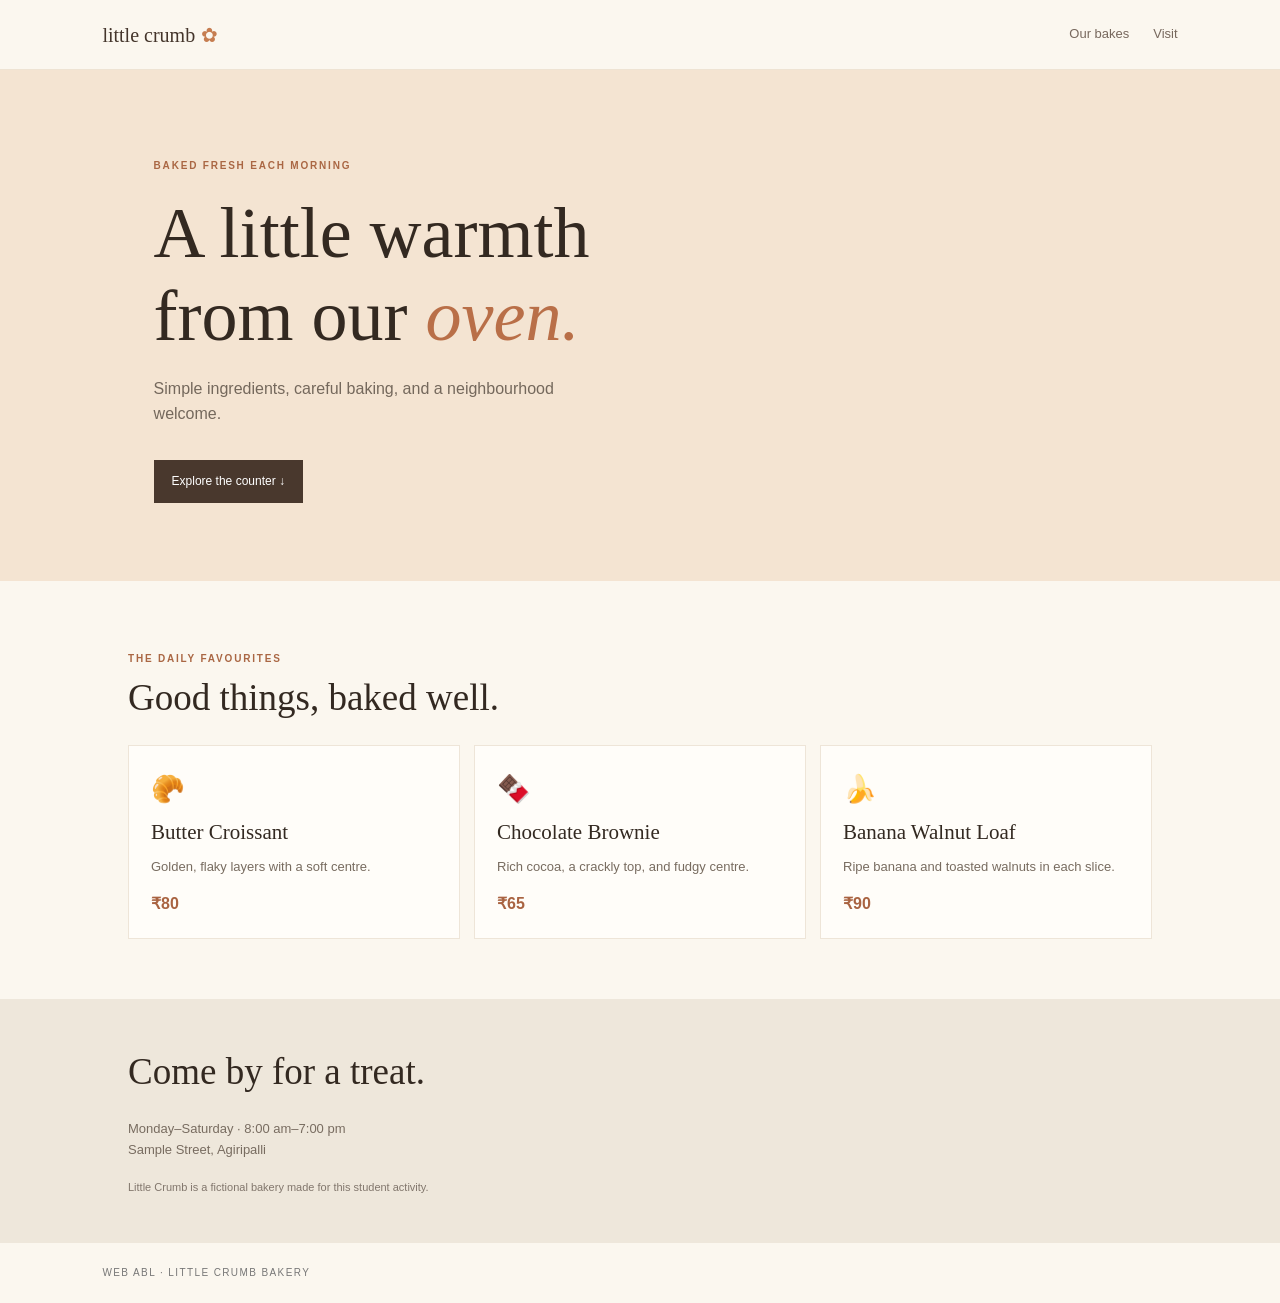
<file: bakery/index.html>
<!doctype html>
<html lang="en">
  <head>
    <meta charset="utf-8">
    <meta name="viewport" content="width=device-width,initial-scale=1">
    <title>Little Crumb | Bakery</title>
    <link rel="stylesheet" href="style.css">
  </head>
<body>
  <header>
    <a class="logo" href="index.html">little crumb<span>✿</span>
    </a>
    <nav>
      <a href="#bakes">Our bakes</a>
      <a href="#visit">Visit</a>
    </nav>
  </header>
  <main>
    <section class="hero">
      <p class="eyebrow">BAKED FRESH EACH MORNING</p>
      <h1>A little warmth<br>from our <i>oven.</i></h1>
      <p>Simple ingredients, careful baking, and a neighbourhood welcome.</p>
      <a class="button" href="#bakes">Explore the counter ↓</a>
    </section>
    <section class="content" id="bakes"><p class="eyebrow">THE DAILY FAVOURITES</p>
      <h2>Good things, baked well.</h2><div class="grid">
        <article><span>🥐</span>
          <h3>Butter Croissant</h3><p>Golden, flaky layers with a soft centre.</p>
          <b>₹80</b></article><article><span>🍫</span>
            <h3>Chocolate Brownie</h3><p>Rich cocoa, a crackly top, and fudgy centre.</p>
            <b>₹65</b></article>
        <article><span>🍌</span>
          <h3>Banana Walnut Loaf</h3><p>Ripe banana and toasted walnuts in each slice.</p>
          <b>₹90</b></article></div></section>
    <section class="visit" id="visit">
      <h2>Come by for a treat.</h2><p>Monday–Saturday · 8:00 am–7:00 pm<br>Sample Street, Agiripalli</p>
      <small>Little Crumb is a fictional bakery made for this student activity.</small>
    </section>
  </main>
  <footer>WEB ABL · LITTLE CRUMB BAKERY</footer>
</body>
</html>
</file>
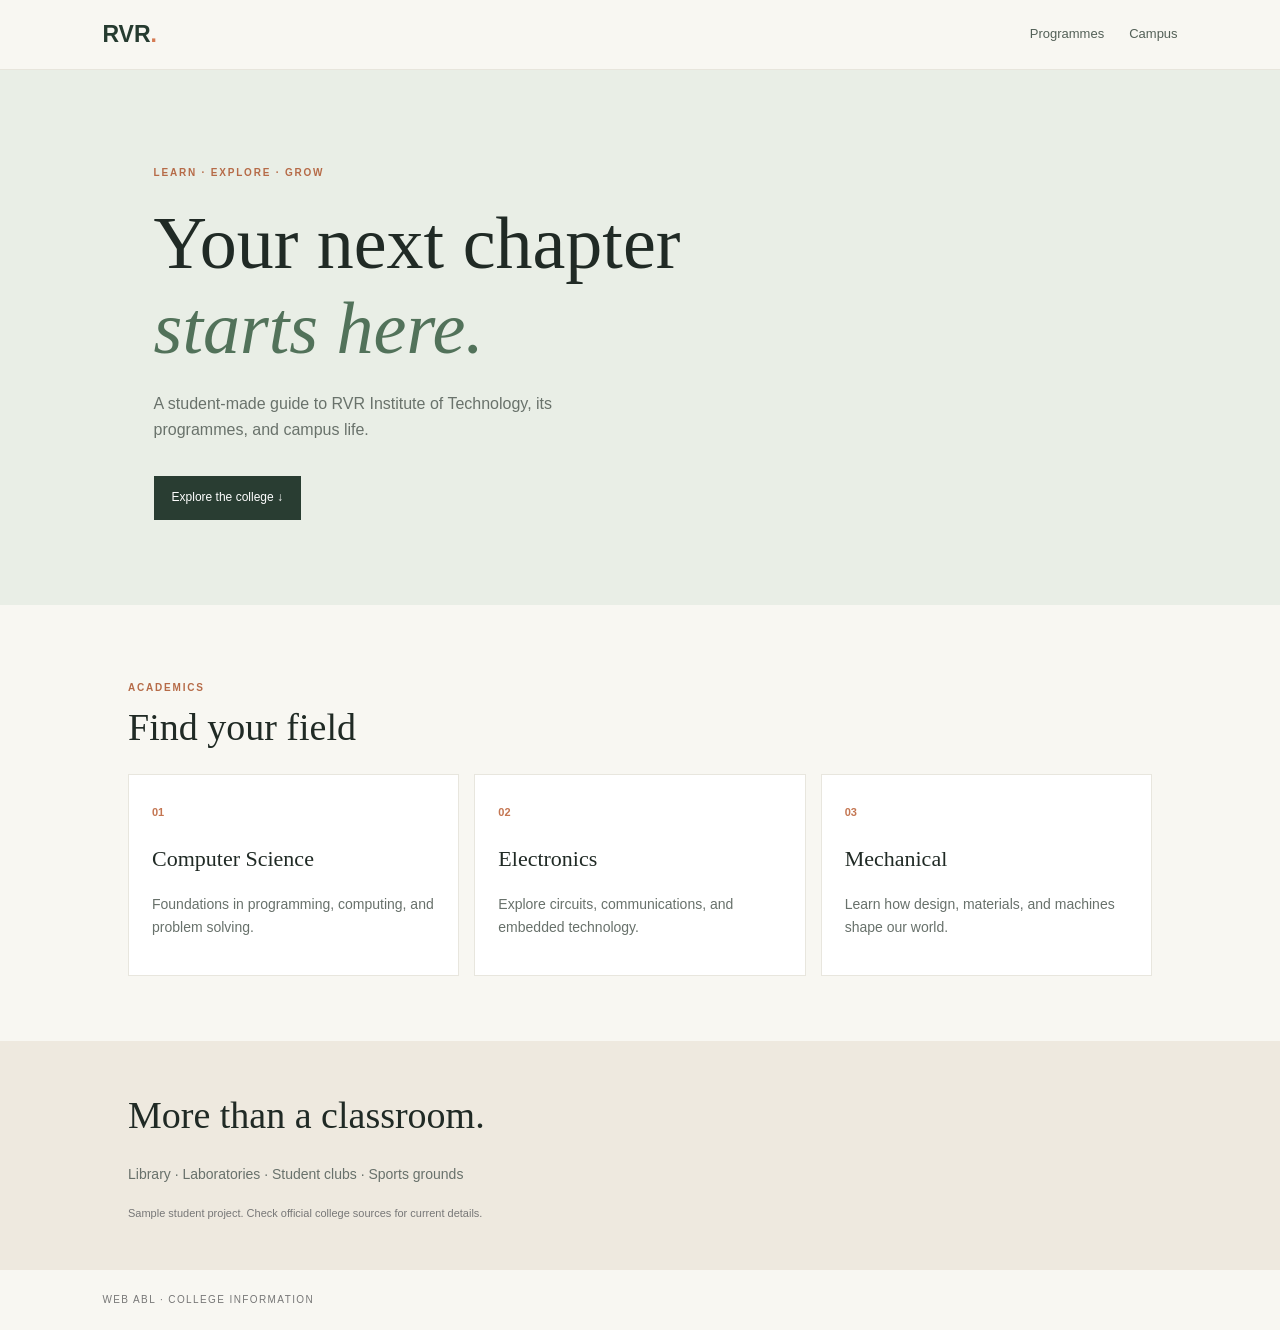
<file: college-information/index.html>
<!doctype html>
<html lang="en">
  <head>
    <meta charset="utf-8">
    <meta name="viewport" content="width=device-width,initial-scale=1">
    <title>RVR Institute | College Guide</title>
    <link rel="stylesheet" href="style.css">
  </head>
<body>
  <header>
    <a class="logo" href="index.html">RVR<span>.</span></a>
    <nav>
      <a href="#programmes">Programmes</a>
      <a href="#campus">Campus</a>
    </nav>
  </header>
<main>
  <section class="hero">
    <p class="eyebrow">LEARN · EXPLORE · GROW</p>
    <h1>Your next chapter<br><i>starts here.</i></h1>
    <p>A student-made guide to RVR Institute of Technology, its programmes, and campus life.</p>
    <a class="button" href="#programmes">Explore the college ↓</a>
  </section>
<section class="content" id="programmes">
  <p class="eyebrow">ACADEMICS</p>
  <h2>Find your field</h2>
  <div class="grid">
    <article><b>01</b>
      <h3>Computer Science</h3>
      <p>Foundations in programming, computing, and problem solving.</p></article>
    <article><b>02</b>
      <h3>Electronics</h3>
      <p>Explore circuits, communications, and embedded technology.</p></article>
    <article><b>03</b><h3>Mechanical</h3>
      <p>Learn how design, materials, and machines shape our world.</p>
    </article>
  </div>
</section>
<section class="campus" id="campus">
  <h2>More than a classroom.</h2>
  <p>Library · Laboratories · Student clubs · Sports grounds</p>
  <small>Sample student project. Check official college sources for current details.</small>
</section>
</main>
  <footer>WEB ABL · COLLEGE INFORMATION</footer>
</body>
</html>
</file>
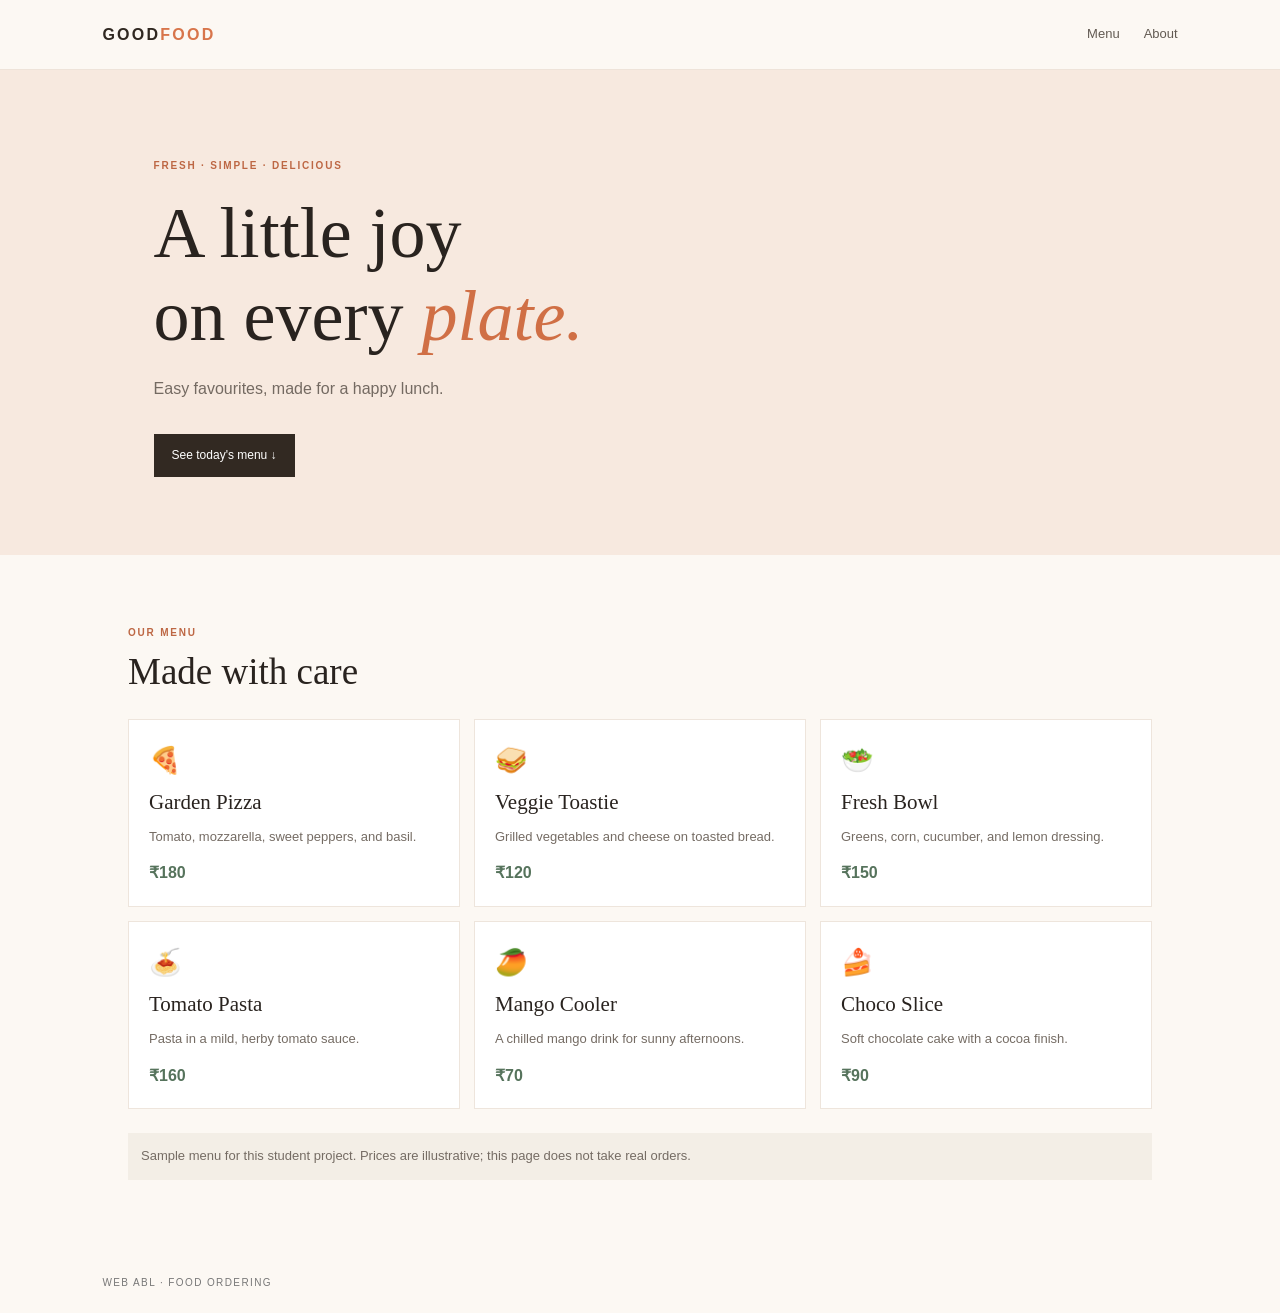
<file: food-ordering/index.html>
<!doctype html>
<html lang="en">
  <head>
    <meta charset="utf-8">
    <meta name="viewport" content="width=device-width,initial-scale=1">
    <title>Good Food | Menu</title>
    <link rel="stylesheet" href="style.css">
  </head>
<body>
  <header><a class="logo" href="index.html">GOOD<span>FOOD</span></a>
    <nav>
      <a href="#menu">Menu</a>
      <a href="#about">About</a>
    </nav>
  </header>
  <main>
    <section class="hero">
      <p class="eyebrow">FRESH · SIMPLE · DELICIOUS</p>
      <h1>A little joy<br>on every <i>plate.</i></h1>
      <p>Easy favourites, made for a happy lunch.</p>
      <a class="button" href="#menu">See today's menu ↓</a>
    </section>
    <section class="content" id="menu">
      <p class="eyebrow">OUR MENU</p>
      <h2>Made with care</h2><div class="grid">
        <article><span>🍕</span>
          <h3>Garden Pizza</h3>
          <p>Tomato, mozzarella, sweet peppers, and basil.</p><b>₹180</b></article>
        <article><span>🥪</span><h3>Veggie Toastie</h3>
          <p>Grilled vegetables and cheese on toasted bread.</p><b>₹120</b></article>
        <article><span>🥗</span><h3>Fresh Bowl</h3><p>Greens, corn, cucumber, and lemon dressing.</p><b>₹150</b></article>
        <article><span>🍝</span><h3>Tomato Pasta</h3><p>Pasta in a mild, herby tomato sauce.</p><b>₹160</b></article>
        <article><span>🥭</span><h3>Mango Cooler</h3><p>A chilled mango drink for sunny afternoons.</p><b>₹70</b></article>
        <article><span>🍰</span><h3>Choco Slice</h3><p>Soft chocolate cake with a cocoa finish.</p><b>₹90</b></article>
      </div>
      <p class="note" id="about">Sample menu for this student project. Prices are illustrative; this page does not take real orders.</p></section></main>
  <footer>WEB ABL · FOOD ORDERING</footer>
</body>
</html>
</file>
<file: bakery/style.css>
*{box-sizing:border-box}body{margin:0;color:#332921;background:#fbf7ef;font:16px/1.6 Arial,sans-serif}header{height:70px;display:flex;align-items:center;justify-content:space-between;padding:0 8%;border-bottom:1px solid #eee3d3}.logo{font-family:Georgia,serif;font-size:20px;color:#44352b;text-decoration:none}.logo span{color:#c67d50;margin-left:6px}nav{display:flex;gap:24px}nav a{font-size:13px;color:#77685d;text-decoration:none}.hero{padding:78px 12%;background:#f4e4d2}.eyebrow{color:#aa6744;font-size:10px;font-weight:bold;letter-spacing:.18em}h1,h2,h3{font-family:Georgia,serif;font-weight:500;line-height:1.15}h1{font-size:clamp(43px,7vw,72px);margin:18px 0}h1 i{color:#b96f48}.hero p:not(.eyebrow){max-width:460px;color:#74685c}.button{display:inline-block;padding:12px 18px;margin-top:17px;background:#49382d;color:white;text-decoration:none;font-size:12px}.content{padding:60px 10%}.content h2,.visit h2{font-size:37px;margin:8px 0 25px}.grid{display:grid;grid-template-columns:repeat(3,1fr);gap:14px}.grid article{padding:22px;background:#fffdf9;border:1px solid #eee5d8}.grid span{font-size:27px}.grid h3{font-size:21px;margin:9px 0}.grid p,.visit p{font-size:13px;color:#786c60}.grid b{color:#a96341}.visit{padding:44px 10%;background:#eee7db}small{color:#81766c;font-size:11px}footer{padding:22px 8%;font-size:10px;color:#777;letter-spacing:.14em}@media(max-width:650px){.hero{padding:55px 8%}.content,.visit{padding:45px 8%}.grid{grid-template-columns:1fr}}
</file>
<file: college-information/style.css>
*{box-sizing:border-box}body{margin:0;color:#202a25;background:#f8f7f2;font:16px/1.6 Arial,sans-serif}header{height:70px;display:flex;align-items:center;justify-content:space-between;padding:0 8%;border-bottom:1px solid #e7e5dc}.logo{font-size:23px;font-weight:bold;text-decoration:none;color:#263b30}.logo span{color:#d57b53}nav{display:flex;gap:25px}nav a{color:#536057;text-decoration:none;font-size:13px}.hero{padding:85px 12%;background:#e9eee6}.eyebrow{color:#b66b48;font-size:10px;font-weight:bold;letter-spacing:.18em}h1,h2,h3{font-family:Georgia,serif;font-weight:500;line-height:1.15}h1{font-size:clamp(44px,7vw,74px);margin:20px 0}h1 i{color:#52725a}.hero>p:not(.eyebrow){max-width:490px;color:#69726b}.button{display:inline-block;margin-top:18px;padding:12px 18px;background:#293d32;color:#fff;text-decoration:none;font-size:12px}.content{padding:65px 10%}.content h2,.campus h2{font-size:38px;margin:8px 0 25px}.grid{display:grid;grid-template-columns:repeat(3,1fr);gap:15px}.grid article{padding:23px;background:#fff;border:1px solid #e8e6de}.grid b{color:#c47652;font-size:11px}.grid h3{font-size:22px}.grid p,.campus p{color:#68716b;font-size:14px}.campus{padding:45px 10%;background:#eee9df}small{color:#777;font-size:11px}footer{padding:22px 8%;color:#777;font-size:10px;letter-spacing:.14em}@media(max-width:650px){.hero{padding:60px 8%}.grid{grid-template-columns:1fr}.content,.campus{padding:45px 8%}}
</file>
<file: food-ordering/style.css>
*{box-sizing:border-box}body{margin:0;color:#29231f;background:#fcf8f3;font:16px/1.6 Arial,sans-serif}header{height:70px;display:flex;align-items:center;justify-content:space-between;padding:0 8%;border-bottom:1px solid #eee3d9}.logo{font-size:16px;letter-spacing:.14em;font-weight:bold;color:#302821;text-decoration:none}.logo span{color:#d8754b}nav{display:flex;gap:24px}nav a{font-size:13px;color:#625a52;text-decoration:none}.hero{padding:78px 12%;background:#f7e9df}.eyebrow{color:#bd6744;font-size:10px;font-weight:bold;letter-spacing:.18em}h1,h2,h3{font-family:Georgia,serif;font-weight:500;line-height:1.15}h1{font-size:clamp(43px,7vw,72px);margin:18px 0}h1 i{color:#d06f45}.hero p:not(.eyebrow){color:#746a62}.button{display:inline-block;padding:12px 18px;margin-top:17px;background:#322922;color:white;text-decoration:none;font-size:12px}.content{padding:60px 10%}.content h2{font-size:37px;margin:8px 0 25px}.grid{display:grid;grid-template-columns:repeat(3,1fr);gap:14px}.grid article{padding:20px;background:white;border:1px solid #eee5dc}.grid article span{font-size:26px}.grid h3{font-size:21px;margin:8px 0}.grid p,.note{font-size:13px;color:#756c64}.grid b{color:#56735c}.note{margin-top:24px;padding:13px;background:#f3eee6}footer{padding:22px 8%;font-size:10px;color:#777;letter-spacing:.14em}@media(max-width:650px){.hero{padding:55px 8%}.content{padding:45px 8%}.grid{grid-template-columns:1fr}}
</file>
